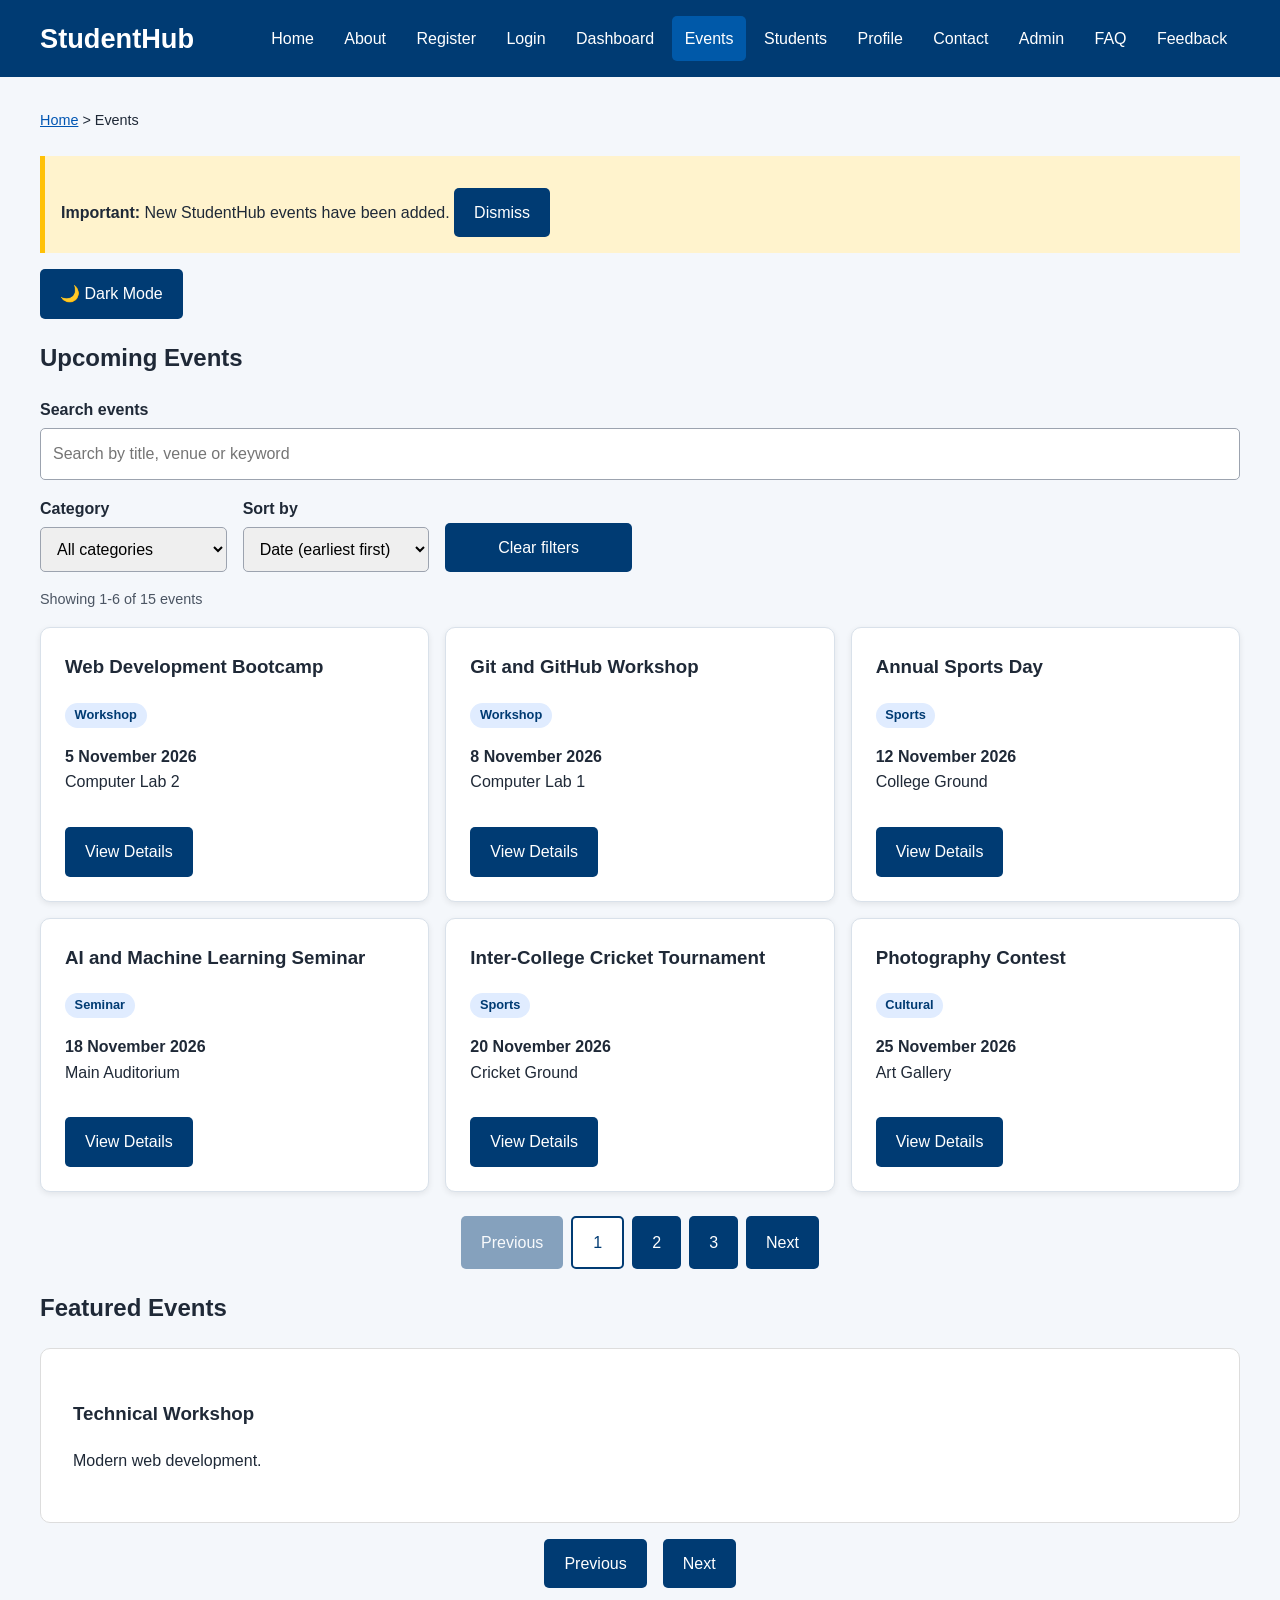
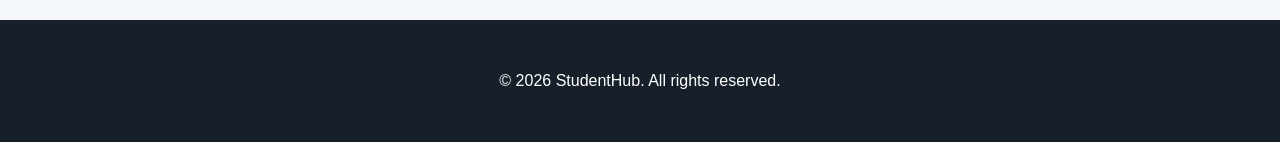
<file: events.html>
<!DOCTYPE html>
<html lang="en">
<head>
<meta charset="UTF-8">
<meta name="viewport" content="width=device-width, initial-scale=1.0">
<meta name="description" content="StudentHub Events page">
<title>StudentHub - Events</title>
<link rel="stylesheet" href="css/style.css">
</head>
<body>
<a class="skip-link" href="#main-content">Skip to main content</a>
<header class="site-header">
<div class="header-container">
<a class="logo" href="index.html">StudentHub</a>
<button id="menu-button" class="menu-button" type="button" aria-expanded="false" aria-controls="main-navigation">☰ Menu</button>
<nav id="main-navigation" class="main-navigation" aria-label="Main navigation"><ul><li><a href="index.html" >Home</a></li><li><a href="about.html" >About</a></li><li><a href="register.html" >Register</a></li><li><a href="login.html" >Login</a></li><li><a href="dashboard.html" >Dashboard</a></li><li><a href="events.html" aria-current="page">Events</a></li><li><a href="students.html" >Students</a></li><li><a href="profile.html" >Profile</a></li><li><a href="contact.html" >Contact</a></li><li><a href="admin.html" >Admin</a></li><li><a href="faq.html" >FAQ</a></li><li><a href="feedback.html" >Feedback</a></li></ul></nav>
</div>
</header>
<main id="main-content">
<div class="breadcrumb"><a href="index.html">Home</a> &gt; Events</div>
<section id="notification" class="notification"><strong>Important:</strong> New StudentHub events have been added. <button id="close-notification" type="button">Dismiss</button></section><button id="theme-button" class="theme-button" type="button">🌙 Dark Mode</button>
<section><h2>Upcoming Events</h2>
<section class="toolbar" aria-label="Search and filter">
<div class="toolbar-search"><label for="search">Search events</label><input id="search" type="search" placeholder="Search by title, venue or keyword" autocomplete="off"></div>
<div><label for="category-filter">Category</label><select id="category-filter"><option value="all">All categories</option></select></div>
<div><label for="sort-by">Sort by</label><select id="sort-by"><option value="date-asc">Date (earliest first)</option><option value="date-desc">Date (latest first)</option><option value="title-asc">Title (A-Z)</option><option value="title-desc">Title (Z-A)</option></select></div>
<div><button id="clear-filters" type="button">Clear filters</button></div>
</section>
<p id="result-count" class="result-count" aria-live="polite"></p>
<div id="status" class="status" role="status" hidden></div>
<div id="events-list" class="card-grid"></div>
<nav id="pagination" class="pagination" aria-label="Events pagination"></nav></section><div id="event-modal" class="modal" role="dialog" aria-modal="true" aria-labelledby="modal-title" hidden><div class="modal-content"><button id="close-modal" class="modal-close" type="button" aria-label="Close">✕</button><h2 id="modal-title">Technical Workshop</h2><p id="modal-meta"></p><p id="modal-description"></p></div></div><section><h2>Featured Events</h2><div class="slider"><article class="slide"><h3>Technical Workshop</h3><p>Modern web development.</p></article><article class="slide" hidden><h3>Sports Day</h3><p>Exciting sports activities.</p></article><article class="slide" hidden><h3>Cultural Fest</h3><p>Student creativity and talent.</p></article></div><div class="slider-controls"><button id="previous-slide" type="button">Previous</button><button id="next-slide" type="button">Next</button></div></section>
</main>
<footer><p>&copy; 2026 StudentHub. All rights reserved.</p></footer>
<script src="js/script.js"></script>
<script type="module" src="js/events.js"></script>
</body>
</html>
</file>
<file: css/style.css>
*{box-sizing:border-box}html{scroll-behavior:smooth}body{margin:0;font-family:Arial,Helvetica,sans-serif;line-height:1.6;background:#f4f7fb;color:#1f2937}a{color:#0056b3}button,input,select,textarea{font:inherit}.skip-link{position:absolute;left:-9999px;top:10px}.skip-link:focus{left:10px;z-index:1000;background:#fff;color:#000;padding:10px}.site-header{background:#003b73;color:#fff;padding:1rem}.header-container{max-width:1200px;margin:auto;display:flex;flex-direction:column;gap:1rem}.logo{color:#fff;text-decoration:none;font-size:1.7rem;font-weight:bold}.main-navigation ul{list-style:none;margin:0;padding:0;display:flex;flex-direction:column;gap:.3rem}.main-navigation a{display:block;padding:.6rem .8rem;color:#fff;text-decoration:none;border-radius:5px}.main-navigation a:hover,.main-navigation a:focus,.main-navigation a[aria-current=page]{background:#0059a9}main{width:min(100% - 2rem,1200px);margin:auto;padding:2rem 0;min-height:70vh}.breadcrumb{margin-bottom:1.5rem;font-size:.9rem}.hero{padding:2rem 1rem;text-align:center;background:#e8f2ff;border-radius:12px;margin-bottom:2rem}.hero h1{margin-top:0;font-size:clamp(2rem,6vw,3.5rem)}.card-grid{display:grid;grid-template-columns:1fr;gap:1rem}.card{background:#fff;padding:1.5rem;border:1px solid #d9e1ea;border-radius:10px;box-shadow:0 2px 6px rgba(0,0,0,.08)}.card h3{margin-top:0}.form-container{max-width:650px;margin:auto;background:#fff;padding:1.5rem;border-radius:10px}label{display:block;margin-top:1rem;font-weight:bold}input,select,textarea{width:100%;padding:.75rem;margin-top:.35rem;border:1px solid #9ca3af;border-radius:5px}input:focus,select:focus,textarea:focus{outline:3px solid #99c7ff;border-color:#0056b3}button{margin-top:1rem;padding:.75rem 1.25rem;border:none;border-radius:5px;background:#003b73;color:#fff;cursor:pointer}button:hover,button:focus{background:#0059a9}.notification{padding:1rem;margin-bottom:1rem;background:#fff3cd;border-left:5px solid #ffc107}footer{background:#17202a;color:#fff;text-align:center;padding:2rem 1rem}.menu-button{display:block}.main-navigation{display:none}.main-navigation.menu-open{display:block}.theme-button{margin-top:0}.faq-item{margin-bottom:1rem;border:1px solid #ddd;border-radius:6px;overflow:hidden}.faq-question{width:100%;margin:0;text-align:left;border-radius:0}.faq-answer{padding:1rem;background:#fff}.modal{position:fixed;inset:0;display:grid;place-items:center;padding:1rem;background:rgba(0,0,0,.65);z-index:2000}.modal-content{width:min(100%,500px);background:#fff;color:#222;padding:2rem;border-radius:10px;position:relative}.modal-close{position:absolute;top:.5rem;right:.5rem;margin:0}.slide{padding:2rem;background:#fff;border:1px solid #ddd;border-radius:10px}.slider-controls{display:flex;justify-content:center;gap:1rem}@media(min-width:600px){.header-container{flex-direction:row;justify-content:space-between;align-items:center}.main-navigation ul{flex-direction:row;flex-wrap:wrap}.card-grid{grid-template-columns:repeat(2,1fr)}}@media(min-width:768px){.menu-button{display:none}.main-navigation{display:block}}@media(min-width:992px){.card-grid{grid-template-columns:repeat(3,1fr)}.hero{padding:4rem 2rem}}@media(prefers-reduced-motion:reduce){html{scroll-behavior:auto}}body.dark-theme{background:#121212;color:#f5f5f5}body.dark-theme .card,body.dark-theme .form-container{background:#1f1f1f;border-color:#444}body.dark-theme a{color:#7db7ff}body.dark-theme .faq-answer,body.dark-theme .slide{background:#1f1f1f;border-color:#444}

/* ===== Practical 5: form validation styles ===== */
.error{display:block;min-height:1.2rem;margin-top:.25rem;color:#b91c1c;font-size:.875rem}
input.invalid,select.invalid,textarea.invalid{border-color:#b91c1c;border-width:2px}
input.valid,select.valid,textarea.valid{border-color:#15803d}
.hint{margin:.35rem 0 0;font-size:.85rem;color:#4b5563}
.success-message{padding:1rem;margin-bottom:1rem;background:#dcfce7;border-left:5px solid #16a34a;color:#14532d}
.strength-meter{height:8px;margin-top:.5rem;background:#e5e7eb;border-radius:4px;overflow:hidden}
#strength-bar{height:100%;width:0;transition:width .3s,background .3s}
fieldset.radio-group{margin:1rem 0 0;padding:.5rem 1rem;border:1px solid #9ca3af;border-radius:5px}
fieldset.radio-group legend{font-weight:bold;padding:0 .4rem}
.inline-label{display:inline-flex;align-items:center;gap:.4rem;margin-top:.5rem;margin-right:1rem;font-weight:normal}
.inline-label input[type=radio],.inline-label input[type=checkbox]{width:auto;margin:0}
.terms-label{display:flex;margin-top:1rem}
body.dark-theme .error{color:#fca5a5}
body.dark-theme .hint{color:#d1d5db}
body.dark-theme .strength-meter{background:#374151}
body.dark-theme input,body.dark-theme select,body.dark-theme textarea{background:#2b2b2b;color:#f5f5f5}
body.dark-theme .success-message{background:#14532d;color:#dcfce7}
@media(prefers-reduced-motion:reduce){#strength-bar{transition:none}}

/* ===== Practical 6: fetch / search / filter / pagination ===== */
.modal[hidden]{display:none}
.toolbar{display:grid;grid-template-columns:repeat(auto-fit,minmax(180px,1fr));gap:1rem;margin-bottom:1rem;align-items:end}
.toolbar label{margin-top:0}
.toolbar-search{grid-column:1/-1}
.toolbar button{margin-top:0;width:100%}
.result-count{margin:.5rem 0 1rem;font-size:.9rem;color:#4b5563}
.status{padding:1rem;margin-bottom:1rem;border-radius:6px;border-left:5px solid #0056b3;background:#e8f2ff}
.status-error{border-color:#b91c1c;background:#fee2e2;color:#7f1d1d}
.status-empty{border-color:#ca8a04;background:#fef9c3;color:#713f12}
.status button{margin:0 0 0 .5rem;padding:.35rem .8rem}
.badge{display:inline-block;padding:.15rem .6rem;border-radius:999px;background:#e0ecff;color:#003b73;font-size:.8rem;font-weight:bold}
.pagination{display:flex;flex-wrap:wrap;justify-content:center;gap:.5rem;margin-top:1.5rem}
.pagination button{margin-top:0;min-width:2.5rem}
.pagination button[aria-current=page]{background:#fff;color:#003b73;border:2px solid #003b73}
.pagination button:disabled{opacity:.45;cursor:not-allowed}
.student-card{text-align:center}
.avatar{display:grid;place-items:center;width:64px;height:64px;margin:0 auto .75rem;border-radius:50%;background:#003b73;color:#fff;font-size:1.3rem;font-weight:bold}
body.dark-theme .result-count{color:#d1d5db}
body.dark-theme .status{background:#1e3a5f;color:#e5efff}
body.dark-theme .status-error{background:#5f1e1e;color:#fee2e2}
body.dark-theme .status-empty{background:#5a4a14;color:#fef9c3}
body.dark-theme .badge{background:#2b3a55;color:#cfe0ff}
body.dark-theme .pagination button[aria-current=page]{background:#1f1f1f;color:#7db7ff;border-color:#7db7ff}

/* ===== Practicals 7-15: backend pages ===== */
.nav-form{margin:0}
.main-navigation .nav-logout{display:block;margin:0;padding:.6rem .8rem;background:transparent;color:#fff;border-radius:5px;text-align:left}
.main-navigation .nav-logout:hover,.main-navigation .nav-logout:focus{background:#0059a9}
.alert{padding:1rem;margin-bottom:1rem;border-radius:6px;border-left:5px solid #0056b3;background:#e8f2ff}
.alert-success{border-color:#16a34a;background:#dcfce7;color:#14532d}
.alert-error{border-color:#b91c1c;background:#fee2e2;color:#7f1d1d}
.alert-warning{border-color:#ca8a04;background:#fef9c3;color:#713f12}
.alert-info{border-color:#0056b3;background:#e8f2ff;color:#1e3a5f}
.status-success{border-color:#16a34a;background:#dcfce7;color:#14532d}
.status-loading{border-color:#0056b3}
.btn{display:inline-block;padding:.75rem 1.25rem;border-radius:5px;background:#003b73;color:#fff;text-decoration:none;cursor:pointer}
.btn:hover,.btn:focus{background:#0059a9;color:#fff}
.btn-secondary{background:#4b5563}
.btn-secondary:hover,.btn-secondary:focus{background:#374151}
.btn-danger{background:#b91c1c}
.btn-danger:hover,.btn-danger:focus{background:#991b1b}
.btn-small{padding:.35rem .8rem;margin-top:0;font-size:.875rem}
.btn-block{display:block;text-align:center;width:100%}
button.btn-secondary{background:#4b5563;color:#fff}
.action-row{display:flex;flex-wrap:wrap;gap:.75rem;margin:0 0 1rem}
.table-wrap{overflow-x:auto;margin-bottom:1rem}
.data-table{width:100%;border-collapse:collapse;background:#fff;font-size:.95rem}
.data-table th,.data-table td{padding:.6rem .75rem;border:1px solid #d9e1ea;text-align:left;vertical-align:middle}
.data-table th{background:#003b73;color:#fff;white-space:nowrap}
.data-table tbody tr:nth-child(even){background:#f4f7fb}
.row-actions{white-space:nowrap}
.row-actions form{display:inline}
.thumb{width:56px;height:56px;object-fit:cover;border-radius:4px;border:1px solid #d9e1ea}
.thumb-large{width:140px;height:auto;display:block;margin:.5rem 0}
.poster{display:block;width:100%;height:160px;object-fit:cover;border-radius:6px;margin-bottom:.75rem}
.badge-closed{background:#fee2e2;color:#7f1d1d}
a.page-link{display:inline-block;min-width:2.5rem;padding:.5rem .8rem;border-radius:5px;background:#003b73;color:#fff;text-align:center;text-decoration:none}
a.page-link:hover,a.page-link:focus{background:#0059a9}
a.page-link[aria-current=page]{background:#fff;color:#003b73;border:2px solid #003b73}
.stat-card{text-align:center}
.stat-number{margin:0;font-size:2.2rem;font-weight:bold;color:#003b73}
.bar-chart{display:flex;align-items:flex-end;gap:1rem;height:220px;padding:1rem;background:#fff;border:1px solid #d9e1ea;border-radius:10px}
.bar-col{flex:1;display:flex;flex-direction:column;justify-content:flex-end;align-items:center;height:100%}
.bar{width:100%;max-width:70px;background:#0059a9;border-radius:4px 4px 0 0}
.bar-value{font-weight:bold;margin-bottom:.25rem}
.bar-label{margin-top:.4rem;font-size:.8rem}
.form-wide{max-width:900px;margin-bottom:1.5rem}
.form-grid{display:grid;grid-template-columns:1fr;gap:0 1rem}
@media(min-width:768px){.form-grid{grid-template-columns:1fr 1fr}}
input[readonly]{background:#eef1f5;color:#4b5563}
body.dark-theme .alert-success{background:#14532d;color:#dcfce7}
body.dark-theme .alert-error{background:#5f1e1e;color:#fee2e2}
body.dark-theme .alert-warning{background:#5a4a14;color:#fef9c3}
body.dark-theme .alert-info,body.dark-theme .status-loading{background:#1e3a5f;color:#e5efff}
body.dark-theme .status-success{background:#14532d;color:#dcfce7}
body.dark-theme .data-table{background:#1f1f1f}
body.dark-theme .data-table th,body.dark-theme .data-table td{border-color:#444}
body.dark-theme .data-table tbody tr:nth-child(even){background:#262626}
body.dark-theme .bar-chart{background:#1f1f1f;border-color:#444}
body.dark-theme .bar{background:#7db7ff}
body.dark-theme .stat-number{color:#7db7ff}
body.dark-theme a.page-link[aria-current=page]{background:#1f1f1f;color:#7db7ff;border-color:#7db7ff}
body.dark-theme input[readonly]{background:#333;color:#ccc}
body.dark-theme .badge-closed{background:#5f1e1e;color:#fee2e2}
</file>
